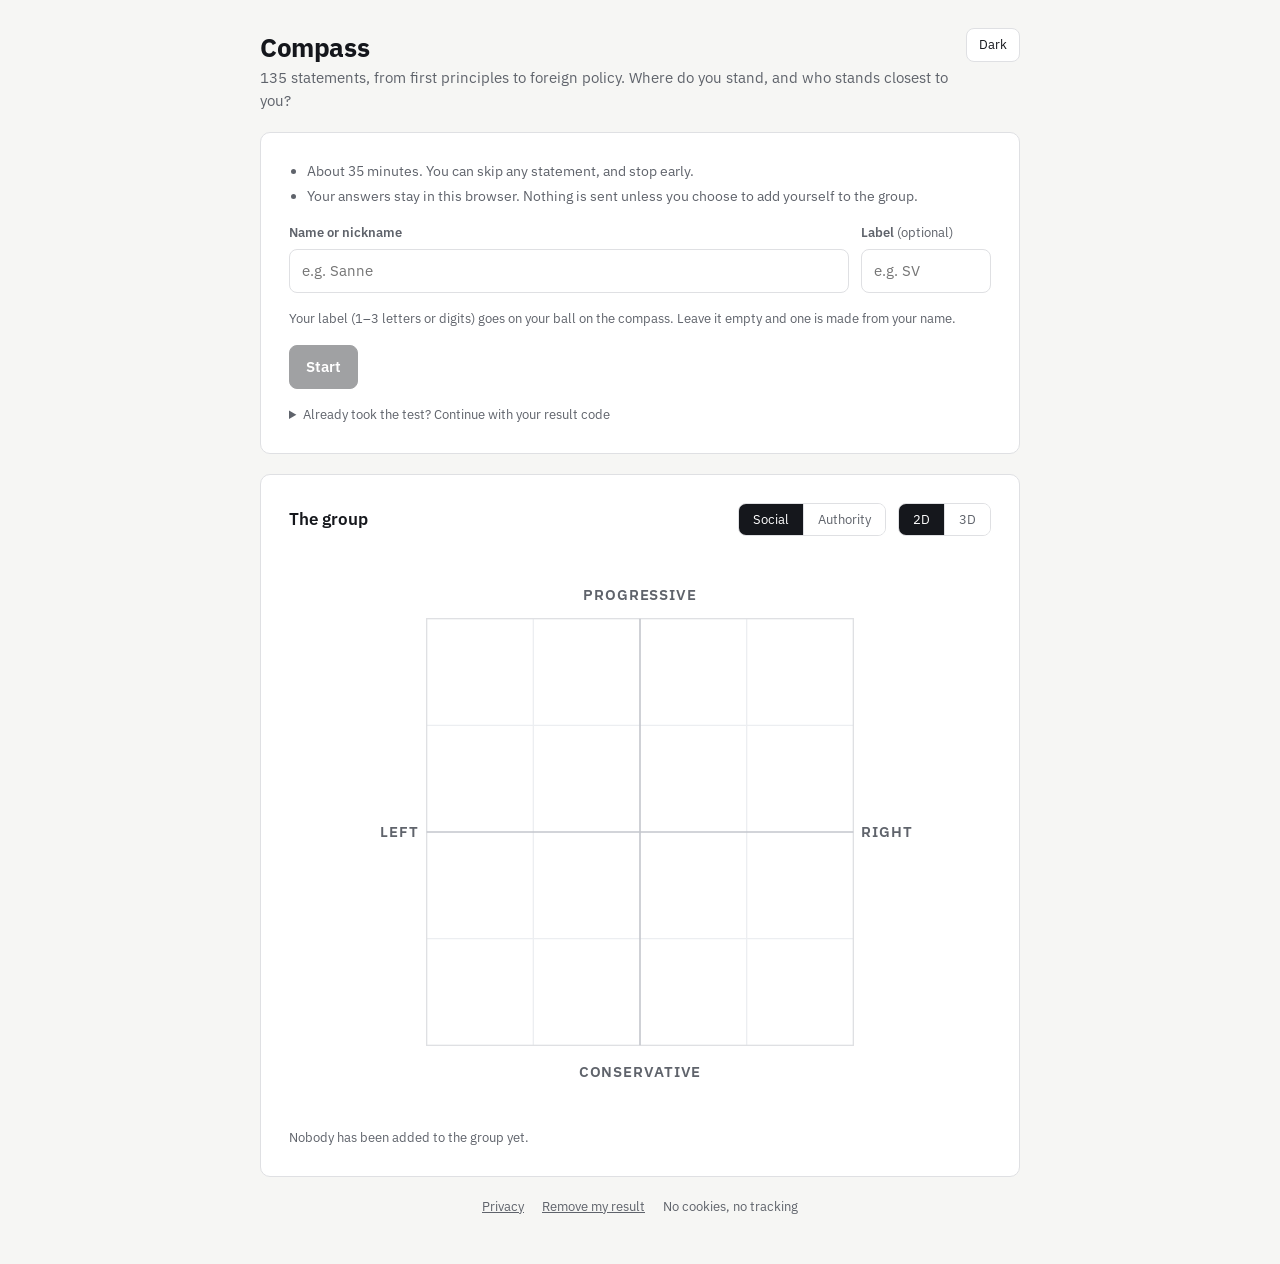
<file: index.html>
<!doctype html>
<html lang="en">
<head>
<meta charset="utf-8">
<meta name="viewport" content="width=device-width,initial-scale=1,viewport-fit=cover">
<title>Compass</title>
<meta name="description" content="135 statements that map your political worldview, with everyone's results on one shared compass.">
<meta property="og:title" content="Compass">
<meta property="og:description" content="135 statements that map your political worldview, with everyone's results on one shared compass.">
<meta name="theme-color" content="#f6f6f4">
<link rel="icon" href="data:image/svg+xml,%3Csvg xmlns='http://www.w3.org/2000/svg' viewBox='0 0 32 32'%3E%3Ccircle cx='16' cy='16' r='14' fill='none' stroke='%2315171c' stroke-width='2.5'/%3E%3Cpath d='M16 5v22M5 16h22' stroke='%2315171c' stroke-width='1.5'/%3E%3Ccircle cx='21' cy='11' r='3.5' fill='%232a52be'/%3E%3C/svg%3E">
<link rel="preload" href="fonts/ibm-plex-sans-latin-400-normal.woff2" as="font" type="font/woff2" crossorigin>
<link rel="preload" href="fonts/ibm-plex-sans-latin-600-normal.woff2" as="font" type="font/woff2" crossorigin>
<link rel="stylesheet" href="style.css">
<script>
  // Apply the saved theme before the page draws, so dark-mode users don't see a white flash.
  try { if (localStorage.getItem("compass-theme") === "dark") document.documentElement.dataset.theme = "dark"; } catch (e) {}
</script>
</head>
<body>
<div class="wrap">
  <header>
    <div>
      <h1>Compass</h1>
      <p class="muted">135 statements, from first principles to foreign policy. Where do you stand, and who stands closest to you?</p>
    </div>
    <button class="small" id="theme" type="button" aria-label="Switch to dark mode">Dark</button>
  </header>

  <section class="card" id="intro">
    <ul class="facts muted">
      <li>About 35 minutes. You can skip any statement, and stop early.</li>
      <li>Your answers stay in this browser. Nothing is sent unless you choose to add yourself to the group.</li>
    </ul>
    <div class="two">
      <div class="field">
        <label for="name">Name or nickname</label>
        <input type="text" id="name" maxlength="24" autocomplete="nickname" placeholder="e.g. Sanne">
      </div>
      <div class="field">
        <label for="tag">Label <span style="font-weight:400">(optional)</span></label>
        <input type="text" id="tag" maxlength="3" autocomplete="off" placeholder="e.g. SV" aria-describedby="tag-help">
      </div>
    </div>
    <p class="note" id="tag-help">Your label (1–3 letters or digits) goes on your ball on the compass. Leave it empty and one is made from your name.</p>
    <div class="row">
      <button class="primary" id="start" type="button" disabled>Start</button>
      <span class="note" id="resume-note" hidden></span>
    </div>
    <details id="resume-code">
      <summary>Already took the test? Continue with your result code</summary>
      <div class="row">
        <input type="text" id="old-code" placeholder="Paste your result code" style="flex:1;min-width:0" autocomplete="off">
        <button id="use-code" type="button">Continue</button>
      </div>
      <p class="note" id="old-code-note" style="margin-top:6px" aria-live="polite"></p>
    </details>
  </section>

  <section class="card" id="quiz" hidden>
    <div class="progress"><span id="count">1 / 135</span><div class="bar"><span id="barfill" style="width:0"></span></div></div>
    <p class="section-tag" id="section-tag"></p>
    <p class="statement" id="statement" aria-live="polite"></p>
    <div class="answers" id="answers" role="group" aria-label="Your answer"></div>
    <div class="nav">
      <div class="row">
        <button class="link" id="back" type="button">Back</button>
        <button class="link" id="skip" type="button">Skip</button>
        <button class="link" id="next" type="button">Next</button>
      </div>
      <div class="row">
        <span class="goto"><label for="goto">Go to statement</label>
          <input type="number" id="goto" min="1" max="135" inputmode="numeric" placeholder="#" autocomplete="off">
          <button class="link" id="goto-go" type="button">Go</button></span>
        <span class="note" id="keys-hint">Keys 1–5 to answer, 0 to skip</span>
        <button class="link" id="finish" type="button">See my result now</button>
      </div>
    </div>
  </section>

  <section class="card" id="result" hidden>
    <div class="row spread"><h2>Your position</h2><button class="small" id="share-img" type="button">Save as image</button></div>
    <div class="scores">
      <div class="score"><b id="sx">–</b><span id="sx-l">Economic</span></div>
      <div class="score"><b id="sy">–</b><span id="sy-l">Social</span></div>
      <div class="score"><b id="sh">–</b><span id="sh-l">Foreign policy</span></div>
      <div class="score"><b id="su">–</b><span id="su-l">EU</span></div>
      <div class="score"><b id="sg">–</b><span id="sg-l">Environment</span></div>
      <div class="score"><b id="sn">–</b><span id="sn-l">Nation</span></div>
      <div class="score"><b id="sp">–</b><span id="sp-l">Establishment</span></div>
    </div>
    <div class="row"><div class="seg" role="group" aria-label="Vertical axis"><button data-vert="s" class="on" type="button">Social</button><button data-vert="a" type="button">Authority</button></div><span class="note">Switch the vertical axis of the compass</span></div>
    <p class="note" id="answered-note"></p>
    <div class="row" id="unanswered-row" hidden>
      <button class="small" id="answer-skipped" type="button">Answer the ones you skipped</button>
    </div>

    <div class="sub" id="closest-you" hidden>
      <h3>Closest to you</h3>
      <div class="match" id="closest-you-list"></div>
      <p class="note">Agreement over all statements you both answered: 100% means identical answers.</p>
    </div>

    <div class="sub" id="send">
      <h3>Add me to the group compass</h3>
      <div id="send-form">
        <label class="check"><input type="checkbox" id="consent">
          <span>I'm 16 or older, and I agree that Teun stores the name I entered and my answers, and shows them publicly on the group compass on this site. I understand my answers reveal my political views, and that I can have my result removed at any time. <a href="privacy.html" target="_blank" rel="noopener">Privacy note</a></span>
        </label>
        <p class="note" style="margin:8px 0 0 28px">Rather not be recognisable? Use a nickname.</p>
        <div class="row" style="margin-top:12px">
          <button class="primary" id="send-btn" type="button" disabled>Add me</button>
          <span id="send-status" class="note" aria-live="polite"></span>
        </div>
      </div>
      <p class="note" id="send-off" hidden></p>
    </div>

    <div class="sub">
      <h3>Your result code</h3>
      <p class="code-box" id="code"></p>
      <div class="row">
        <button class="small" id="copy" type="button">Copy code</button>
        <span class="note" id="code-note" aria-live="polite">Keep it to continue later, or to compare with friends.</span>
      </div>
    </div>
    <div class="row"><button class="link" id="edit" type="button">Change my answers</button><button class="link" id="retake" type="button">Start over</button></div>
  </section>

  <section class="card" id="group">
    <div class="row spread">
      <h2>The group</h2>
      <div class="row" style="gap:12px">
        <span class="note" id="group-count"></span>
        <div class="seg" role="group" aria-label="Vertical axis"><button data-vert="s" class="on" type="button">Social</button><button data-vert="a" type="button">Authority</button></div>
        <div class="seg" role="group" aria-label="Compass view">
          <button id="view-2d" class="on" type="button">2D</button>
          <button id="view-3d" type="button">3D</button>
        </div>
      </div>
    </div>
    <svg class="chart" id="plot" viewBox="0 0 420 420" role="img" aria-label="Political compass with everyone's position"></svg>
    <svg class="chart" id="plot3d" viewBox="0 0 420 420" role="img" tabindex="0" aria-label="Three-dimensional compass: economic, social and hawk–dove. Drag or use the arrow keys to rotate." hidden></svg>
    <p class="note" id="rotate-hint" style="text-align:center" hidden>Drag to rotate · the third axis runs from dove to hawk</p>
    <p class="note" id="group-note"></p>
    <div class="sub" id="heat" hidden>
      <div class="row spread"><h3>Everyone on every axis</h3>
        <div class="seg" role="group" aria-label="Chart type"><button data-heat="dots" class="on" type="button">Dots</button><button data-heat="table" type="button">Heatmap</button></div></div>
      <div class="heat-wrap" id="heat-wrap"></div>
    </div>
    <div class="sub" id="focus" hidden>
      <div class="row spread"><h3 id="focus-title"></h3><button class="link" id="focus-clear" type="button">Close</button></div>
      <p class="note" id="focus-scores"></p>
      <div class="match" id="focus-list"></div>
    </div>
    <div class="sub" id="people-box" hidden>
      <div class="row spread">
        <h3>Everyone</h3>
        <input type="text" id="people-filter" placeholder="Find a name" style="width:auto;flex:0 1 200px;padding:6px 10px;font-size:13px" hidden>
      </div>
      <div class="people" id="people"></div>
      <button class="link" id="people-more" type="button" hidden></button>
    </div>
  </section>

  <section class="card" id="compare" hidden>
    <div class="row spread">
      <h2>Compare answers</h2>
      <label class="toggle"><input type="checkbox" id="divisive"> Most divisive first</label>
    </div>
    <div class="cmp-top">
      <button id="cmp-prev" type="button" aria-label="Previous statement">←</button>
      <select id="cmp-select" aria-label="Statement"></select>
      <button id="cmp-next" type="button" aria-label="Next statement">→</button>
    </div>
    <p class="section-tag" id="cmp-tag" style="text-align:center"></p>
    <p class="cmp-statement" id="cmp-statement"></p>
    <div class="cols" id="cols"></div>
    <p class="split" id="cmp-split"></p>
    <p class="note" id="cmp-axis" style="text-align:center"></p>
  </section>

  <section class="card" id="owner" hidden>
    <h2>Manage the group</h2>
    <p class="note">For Teun. Paste result codes, one per line (a whole message with a code in it works too). The compass on this page previews the list straight away, only in this browser. When it looks right, copy it as results.js and commit that file.</p>
    <textarea id="owner-codes" rows="8" spellcheck="false"></textarea>
    <div class="row">
      <button class="primary small" id="owner-copy" type="button">Copy as results.js</button>
      <button class="small" id="owner-reset" type="button">Back to the published list</button>
      <span class="note" id="owner-status" aria-live="polite"></span>
    </div>
    <div class="people" id="owner-check"></div>
  </section>

  <section class="card" id="remove" hidden>
    <h2>Remove my result</h2>
    <p id="remove-text"></p>
    <div class="row" id="remove-actions" hidden>
      <button class="primary" id="remove-btn" type="button">Yes, remove my result</button>
      <span class="note" id="remove-status" aria-live="polite"></span>
    </div>
  </section>

  <footer>
    <a href="privacy.html">Privacy</a>
    <a href="#remove" id="remove-link">Remove my result</a>
    <span>No cookies, no tracking</span>
  </footer>
</div>

<script src="config.js"></script>
<script src="questions.js"></script>
<script src="results.js"></script>
<script src="app.js"></script>
</body>
</html>
</file>
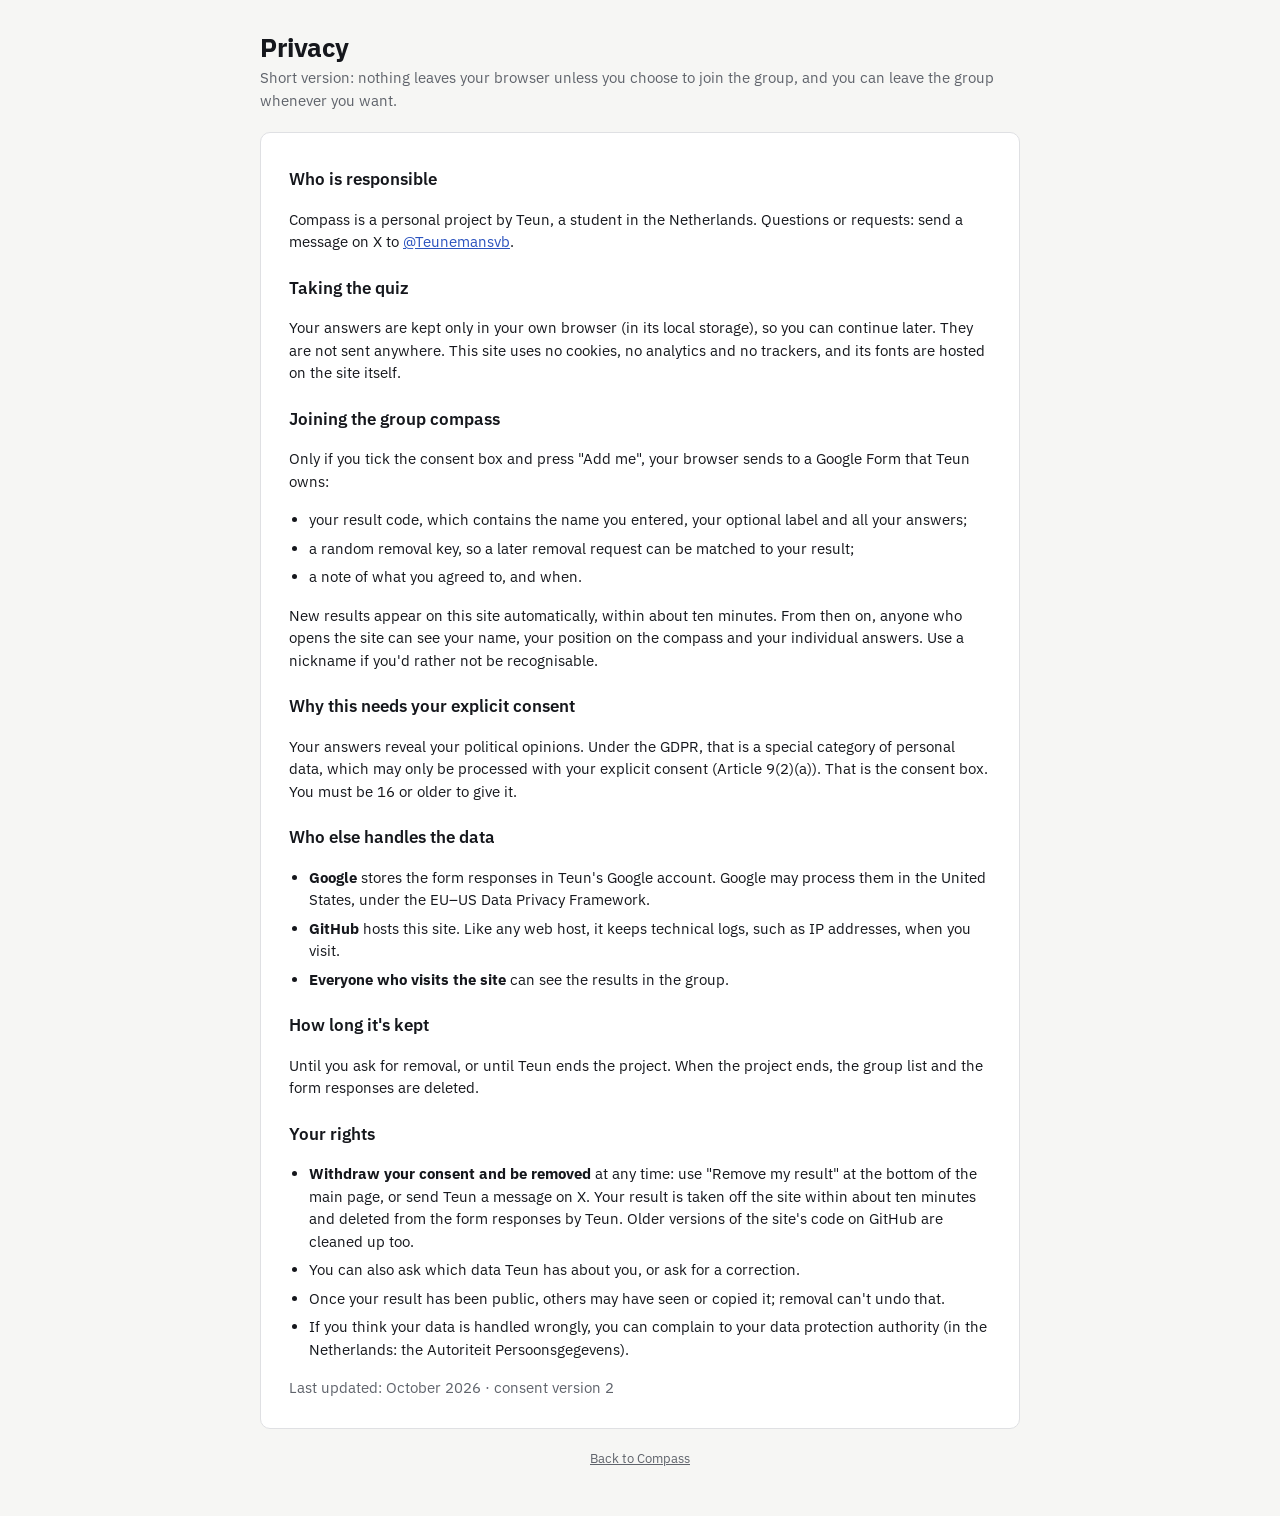
<file: privacy.html>
<!doctype html>
<html lang="en">
<head>
<meta charset="utf-8">
<meta name="viewport" content="width=device-width,initial-scale=1">
<title>Compass · Privacy</title>
<link rel="stylesheet" href="style.css">
<script>try { if (localStorage.getItem("compass-theme") === "dark") document.documentElement.dataset.theme = "dark"; } catch (e) {}</script>
<style>
  .card h2{margin-top:6px}
  .card p,.card li{font-size:15px}
  .card ul{margin:0;padding-left:20px;display:flex;flex-direction:column;gap:6px}
</style>
</head>
<body>
<div class="wrap">
  <header>
    <div>
      <h1>Privacy</h1>
      <p class="muted">Short version: nothing leaves your browser unless you choose to join the group, and you can leave the group whenever you want.</p>
    </div>
  </header>

  <section class="card">
    <h2>Who is responsible</h2>
    <p>Compass is a personal project by Teun, a student in the Netherlands. Questions or requests: send a message on X to <a href="https://x.com/Teunemansvb">@Teunemansvb</a>.</p>

    <h2>Taking the quiz</h2>
    <p>Your answers are kept only in your own browser (in its local storage), so you can continue later. They are not sent anywhere. This site uses no cookies, no analytics and no trackers, and its fonts are hosted on the site itself.</p>

    <h2>Joining the group compass</h2>
    <p>Only if you tick the consent box and press "Add me", your browser sends to a Google Form that Teun owns:</p>
    <ul>
      <li>your result code, which contains the name you entered, your optional label and all your answers;</li>
      <li>a random removal key, so a later removal request can be matched to your result;</li>
      <li>a note of what you agreed to, and when.</li>
    </ul>
    <p>New results appear on this site automatically, within about ten minutes. From then on, anyone who opens the site can see your name, your position on the compass and your individual answers. Use a nickname if you'd rather not be recognisable.</p>

    <h2>Why this needs your explicit consent</h2>
    <p>Your answers reveal your political opinions. Under the GDPR, that is a special category of personal data, which may only be processed with your explicit consent (Article 9(2)(a)). That is the consent box. You must be 16 or older to give it.</p>

    <h2>Who else handles the data</h2>
    <ul>
      <li><b>Google</b> stores the form responses in Teun's Google account. Google may process them in the United States, under the EU–US Data Privacy Framework.</li>
      <li><b>GitHub</b> hosts this site. Like any web host, it keeps technical logs, such as IP addresses, when you visit.</li>
      <li><b>Everyone who visits the site</b> can see the results in the group.</li>
    </ul>

    <h2>How long it's kept</h2>
    <p>Until you ask for removal, or until Teun ends the project. When the project ends, the group list and the form responses are deleted.</p>

    <h2>Your rights</h2>
    <ul>
      <li><b>Withdraw your consent and be removed</b> at any time: use "Remove my result" at the bottom of the main page, or send Teun a message on X. Your result is taken off the site within about ten minutes and deleted from the form responses by Teun. Older versions of the site's code on GitHub are cleaned up too.</li>
      <li>You can also ask which data Teun has about you, or ask for a correction.</li>
      <li>Once your result has been public, others may have seen or copied it; removal can't undo that.</li>
      <li>If you think your data is handled wrongly, you can complain to your data protection authority (in the Netherlands: the Autoriteit Persoonsgegevens).</li>
    </ul>
    <p class="note">Last updated: October 2026 · consent version 2</p>
  </section>
  <footer><a href="./">Back to Compass</a></footer>
</div>
</body>
</html>
</file>
<file: style.css>
/* Fonts are hosted on this site itself, so visitors' browsers never contact Google Fonts. */
@font-face{font-family:"IBM Plex Sans";font-style:normal;font-display:swap;font-weight:400;src:url(fonts/ibm-plex-sans-latin-400-normal.woff2) format("woff2");unicode-range:U+0000-00FF,U+0131,U+0152-0153,U+02BB-02BC,U+02C6,U+02DA,U+02DC,U+0304,U+0308,U+0329,U+2000-206F,U+20AC,U+2122,U+2191,U+2193,U+2212,U+2215,U+FEFF,U+FFFD}
@font-face{font-family:"IBM Plex Sans";font-style:normal;font-display:swap;font-weight:600;src:url(fonts/ibm-plex-sans-latin-600-normal.woff2) format("woff2");unicode-range:U+0000-00FF,U+0131,U+0152-0153,U+02BB-02BC,U+02C6,U+02DA,U+02DC,U+0304,U+0308,U+0329,U+2000-206F,U+20AC,U+2122,U+2191,U+2193,U+2212,U+2215,U+FEFF,U+FFFD}
@font-face{font-family:"IBM Plex Sans";font-style:normal;font-display:swap;font-weight:700;src:url(fonts/ibm-plex-sans-latin-700-normal.woff2) format("woff2");unicode-range:U+0000-00FF,U+0131,U+0152-0153,U+02BB-02BC,U+02C6,U+02DA,U+02DC,U+0304,U+0308,U+0329,U+2000-206F,U+20AC,U+2122,U+2191,U+2193,U+2212,U+2215,U+FEFF,U+FFFD}
@font-face{font-family:"IBM Plex Sans";font-style:normal;font-display:swap;font-weight:400;src:url(fonts/ibm-plex-sans-latin-ext-400-normal.woff2) format("woff2");unicode-range:U+0100-02BA,U+02BD-02C5,U+02C7-02CC,U+02CE-02D7,U+02DD-02FF,U+0304,U+0308,U+0329,U+1D00-1DBF,U+1E00-1E9F,U+1EF2-1EFF,U+2020,U+20A0-20AB,U+20AD-20C0,U+2113,U+2C60-2C7F,U+A720-A7FF}
@font-face{font-family:"IBM Plex Sans";font-style:normal;font-display:swap;font-weight:600;src:url(fonts/ibm-plex-sans-latin-ext-600-normal.woff2) format("woff2");unicode-range:U+0100-02BA,U+02BD-02C5,U+02C7-02CC,U+02CE-02D7,U+02DD-02FF,U+0304,U+0308,U+0329,U+1D00-1DBF,U+1E00-1E9F,U+1EF2-1EFF,U+2020,U+20A0-20AB,U+20AD-20C0,U+2113,U+2C60-2C7F,U+A720-A7FF}
@font-face{font-family:"IBM Plex Sans";font-style:normal;font-display:swap;font-weight:700;src:url(fonts/ibm-plex-sans-latin-ext-700-normal.woff2) format("woff2");unicode-range:U+0100-02BA,U+02BD-02C5,U+02C7-02CC,U+02CE-02D7,U+02DD-02FF,U+0304,U+0308,U+0329,U+1D00-1DBF,U+1E00-1E9F,U+1EF2-1EFF,U+2020,U+20A0-20AB,U+20AD-20C0,U+2113,U+2C60-2C7F,U+A720-A7FF}

/* Colour tokens. Light is the default; dark only when the visitor picks it with the toggle. */
:root{
  color-scheme:light;
  --bg:#f6f6f4; --card:#ffffff; --field:#ffffff; --ink:#15171c; --mid:#5f636b; --hair:#dfe0e3; --soft:#eef0f3;
  --accent:#2a52be; --on:#2a52be; --on-ink:#ffffff; --err:#b3261e; --ok:#1e7a46;
  --primary-bg:#15171c; --primary-ink:#ffffff; --axis:#c3c6cc; --gridline:#eceef1; --ring:#15171c;
}
:root[data-theme="dark"]{
  color-scheme:dark;
  --bg:#121417; --card:#1a1d22; --field:#14171b; --ink:#e9eaec; --mid:#9aa0aa; --hair:#2d3139; --soft:#23272e;
  --accent:#7d9cff; --on:#3d63d6; --on-ink:#ffffff; --err:#ef6b62; --ok:#4cc38a;
  --primary-bg:#e9eaec; --primary-ink:#121417; --axis:#4a4f59; --gridline:#262a31; --ring:#e9eaec;
}
*{box-sizing:border-box}
html{-webkit-text-size-adjust:100%}
body{margin:0;background:var(--bg);color:var(--ink);font:15px/1.5 "IBM Plex Sans",system-ui,-apple-system,"Segoe UI",Roboto,sans-serif;padding:28px 16px 48px}
.wrap{max-width:760px;margin:0 auto;display:flex;flex-direction:column;gap:20px}
header{display:flex;justify-content:space-between;align-items:flex-start;gap:12px}
h1{font-size:26px;font-weight:700;letter-spacing:-.015em;margin:0}
h2{font-size:17px;font-weight:600;margin:0}
h3{font-size:15px;font-weight:600;margin:0}
p{margin:0}
a{color:var(--accent)}
.muted{color:var(--mid)}
.note{font-size:13px;color:var(--mid)}
.ok{color:var(--ok);font-size:13px}
.err{color:var(--err);font-size:13px}
.card{background:var(--card);border:1px solid var(--hair);border-radius:10px;padding:clamp(18px,4vw,28px);display:flex;flex-direction:column;gap:16px;min-width:0}
.sub{display:flex;flex-direction:column;gap:8px;border-top:1px solid var(--hair);padding-top:14px}
label{font-size:13px;font-weight:600;color:var(--mid)}
input[type=text],textarea,select{width:100%;font:inherit;color:var(--ink);background:var(--field);border:1px solid var(--hair);border-radius:8px;padding:10px 12px}
textarea{resize:vertical;min-height:64px;font-size:13px;word-break:break-all}
select{font-size:14px}
input:focus-visible,textarea:focus-visible,select:focus-visible,button:focus-visible,summary:focus-visible,a:focus-visible{outline:2px solid var(--accent);outline-offset:2px}
button{font:inherit;cursor:pointer;border-radius:8px;border:1px solid var(--hair);background:var(--field);color:var(--ink);padding:10px 16px}
button.primary{background:var(--primary-bg);border-color:var(--primary-bg);color:var(--primary-ink);font-weight:600}
button:disabled{opacity:.4;cursor:not-allowed}
button.link{border:0;background:none;padding:0;color:var(--mid);text-decoration:underline;font-size:13px}
button.small{padding:6px 12px;font-size:13px}
.row{display:flex;flex-wrap:wrap;gap:10px;align-items:center}
.spread{justify-content:space-between}
.field{display:flex;flex-direction:column;gap:6px}
.two{display:grid;grid-template-columns:1fr 130px;gap:12px}
@media (max-width:480px){.two{grid-template-columns:1fr 96px}}
details summary{cursor:pointer;font-size:13px;color:var(--mid)}
details[open] summary{margin-bottom:10px}
.check{display:flex;gap:10px;align-items:flex-start;font-size:14px;font-weight:400;color:var(--ink);cursor:pointer}
.check input{width:18px;height:18px;margin-top:2px;flex:none;accent-color:var(--ink)}
.facts{margin:0;padding-left:18px;font-size:14px;display:flex;flex-direction:column;gap:4px}

/* quiz */
.progress{display:flex;align-items:center;gap:12px;font-size:13px;color:var(--mid);font-variant-numeric:tabular-nums}
.bar{flex:1;height:4px;background:var(--soft);border-radius:2px;overflow:hidden}
.bar span{display:block;height:100%;background:var(--ink);transition:width .2s}
.section-tag{font-size:12px;font-weight:600;letter-spacing:.06em;text-transform:uppercase;color:var(--mid)}
.statement{font-size:clamp(19px,3.4vw,23px);font-weight:600;line-height:1.35;letter-spacing:-.01em;min-height:3.2em;text-wrap:balance}
.answers{display:grid;grid-template-columns:repeat(5,1fr);gap:8px}
.answers button{padding:12px 6px;font-size:13px;line-height:1.25}
.answers button.on{background:var(--on);border-color:var(--on);color:var(--on-ink)}
@media (max-width:560px){.answers{grid-template-columns:1fr}.answers button{text-align:left;padding:12px 14px}}
.nav{display:flex;justify-content:space-between;align-items:center;gap:12px;flex-wrap:wrap}
.nav .row{gap:16px}

/* result */
.scores{display:grid;grid-template-columns:repeat(auto-fit,minmax(150px,1fr));gap:12px}
.score{background:var(--soft);border-radius:8px;padding:12px 14px}
.score b{display:block;font-size:24px;font-variant-numeric:tabular-nums}
.score span{font-size:13px;color:var(--mid)}
.code-box{font-size:13px;word-break:break-all;background:var(--soft);border-radius:8px;padding:10px 12px;user-select:all}

/* balls (one per person) */
.ball{width:30px;height:30px;border-radius:50%;display:inline-flex;align-items:center;justify-content:center;color:#fff;font-size:11px;font-weight:600;letter-spacing:.01em;flex:none;box-shadow:0 0 0 2px var(--card)}
.ball.you{box-shadow:0 0 0 2px var(--card),0 0 0 4px var(--ring)}
.ball.focus{box-shadow:0 0 0 2px var(--card),0 0 0 4px var(--accent)}
.ball-svg text{font-size:10px;font-weight:600;fill:#fff;pointer-events:none}
.ball-svg{cursor:pointer}
.dot{stroke:var(--card);stroke-width:2}
.you-ring{fill:none;stroke:var(--ring);stroke-width:2}
.focus-ring{fill:none;stroke:var(--accent);stroke-width:2.5}
.faded{opacity:.28}

/* charts */
svg.chart{display:block;width:100%;height:auto;max-width:560px;margin:0 auto}
.axis{stroke:var(--axis);stroke-width:1.2}
.grid{stroke:var(--gridline);stroke-width:1}
.frame{fill:none;stroke:var(--hair)}
.axlab{fill:var(--mid);font-size:11px;font-weight:600;letter-spacing:.06em;text-transform:uppercase}
#plot3d{touch-action:none;cursor:grab;user-select:none}
#plot3d:focus-visible{outline:2px solid var(--accent);outline-offset:4px;border-radius:8px}

/* people list */
.people{display:flex;flex-direction:column;font-size:14px}
.person{display:flex;align-items:center;gap:10px;border-top:1px solid var(--hair);padding:7px 2px;background:none;border-left:0;border-right:0;border-bottom:0;border-radius:0;text-align:left;width:100%;color:var(--ink)}
.person:hover{background:var(--soft)}
.person.sel{background:var(--soft)}
.person .nm{flex:1;min-width:0;overflow:hidden;text-overflow:ellipsis;white-space:nowrap}
.person .sc{font-variant-numeric:tabular-nums;color:var(--mid);font-size:13px;white-space:nowrap}
.match{display:flex;flex-direction:column;gap:6px}
.match-row{display:grid;grid-template-columns:30px 1fr 110px 44px;gap:10px;align-items:center;font-size:14px}
.match-row .nm{overflow:hidden;text-overflow:ellipsis;white-space:nowrap}
.match-row .pct{text-align:right;font-variant-numeric:tabular-nums;font-weight:600}
.meter{height:6px;background:var(--soft);border-radius:3px;overflow:hidden}
.meter span{display:block;height:100%;background:var(--ink)}
@media (max-width:480px){.match-row{grid-template-columns:30px 1fr 60px 40px}}

/* compare */
.cmp-top{display:flex;gap:8px;align-items:center}
.cmp-top select{flex:1;min-width:0}
.cmp-top button{padding:10px 12px;flex:none}
.cmp-statement{font-size:clamp(17px,3vw,20px);font-weight:600;line-height:1.35;text-align:center;text-wrap:balance;min-height:2.8em;padding-inline:4px}
.cols{display:grid;grid-template-columns:repeat(5,minmax(0,1fr));border-top:1px solid var(--hair)}
.col{border-right:1px solid var(--hair);padding:10px 6px 14px;display:flex;flex-direction:column;gap:10px;min-height:150px}
.col:last-child{border-right:0}
.col h3{font-size:12px;font-weight:600;color:var(--mid);text-align:center;line-height:1.25;min-height:2.5em}
.col .balls{display:flex;flex-wrap:wrap;gap:8px;justify-content:center;align-content:flex-start}
@media (max-width:480px){.col{padding:8px 2px 12px}.col h3{font-size:11px}.col .balls{gap:5px}.col .ball{width:26px;height:26px;font-size:10px}}
.diff{display:flex;flex-direction:column;gap:2px;border-top:1px solid var(--hair);padding-top:8px;font-size:14px}
.split{font-size:13px;color:var(--mid);text-align:center}
.toggle{display:inline-flex;align-items:center;gap:8px;font-size:13px;color:var(--mid);cursor:pointer;font-weight:400}
.toggle input{width:16px;height:16px;accent-color:var(--ink)}
.seg{display:inline-flex;border:1px solid var(--hair);border-radius:8px;overflow:hidden}
.seg button{border:0;border-radius:0;padding:6px 14px;font-size:13px;background:var(--field);color:var(--mid)}
.seg button+button{border-left:1px solid var(--hair)}
.seg button.on{background:var(--primary-bg);color:var(--primary-ink)}
footer{display:flex;flex-wrap:wrap;gap:8px 18px;justify-content:center;font-size:13px;color:var(--mid)}
footer a{color:var(--mid)}
[hidden]{display:none!important}

.goto{display:inline-flex;align-items:center;gap:8px;font-size:13px;color:var(--mid)}
.goto input{width:64px;padding:5px 8px;font-size:13px}

/* Heatmap of everyone on every axis */
.heat-wrap{overflow:auto;max-height:560px;border:1px solid var(--hair);border-radius:8px}
table.heat{border-collapse:separate;border-spacing:0;width:100%;font-size:13px;font-variant-numeric:tabular-nums}
.heat th,.heat td{padding:6px 6px;text-align:center;border-bottom:1px solid var(--hair);white-space:nowrap}
.heat thead th{position:sticky;top:0;z-index:2;background:var(--card);cursor:pointer;vertical-align:bottom;min-width:78px;white-space:normal}
.heat thead th b{display:block;font-size:13px;color:var(--ink)}
.heat thead th small{display:block;font-weight:400;font-size:11px;color:var(--mid)}
.heat th.who{position:sticky;left:0;z-index:1;background:var(--card);text-align:left;font-weight:500;min-width:118px}
.heat thead th.who{z-index:3;cursor:default}
.heat th.who .ball{width:22px;height:22px;font-size:9px;margin-right:8px;vertical-align:middle}
.heat tbody tr{cursor:pointer}
.heat tbody tr:hover th.who,.heat tbody tr.sel th.who{background:var(--soft)}
.heat tbody tr:last-child td,.heat tbody tr:last-child th{border-bottom:0}

/* Dot strips */
:root{--dot:#b9bec7}
:root[data-theme="dark"]{--dot:#5b616c}
.dots-wrap{min-width:0}
svg.dots{width:100%;height:auto;display:block}
.dots .dtitle{font-size:13px;font-weight:700;fill:var(--ink)}
.dots .dline{stroke:var(--hair);stroke-width:2.5;stroke-linecap:round}
.dots .dmid{stroke:var(--hair);stroke-width:1.5}
.dots .dot{fill:var(--dot);stroke:var(--card);stroke-width:1.5;cursor:pointer}
.dots .dot:hover{stroke:var(--ink)}
.dots .dot.you{fill:#c62828;stroke:var(--ink);stroke-width:2}
.dots .dot.focus{fill:var(--accent);stroke:var(--ink);stroke-width:2}
.dots .dname{font-size:10.5px;fill:var(--mid);pointer-events:none}
.dots .dend{font-size:11px;fill:var(--mid)}
</file>
